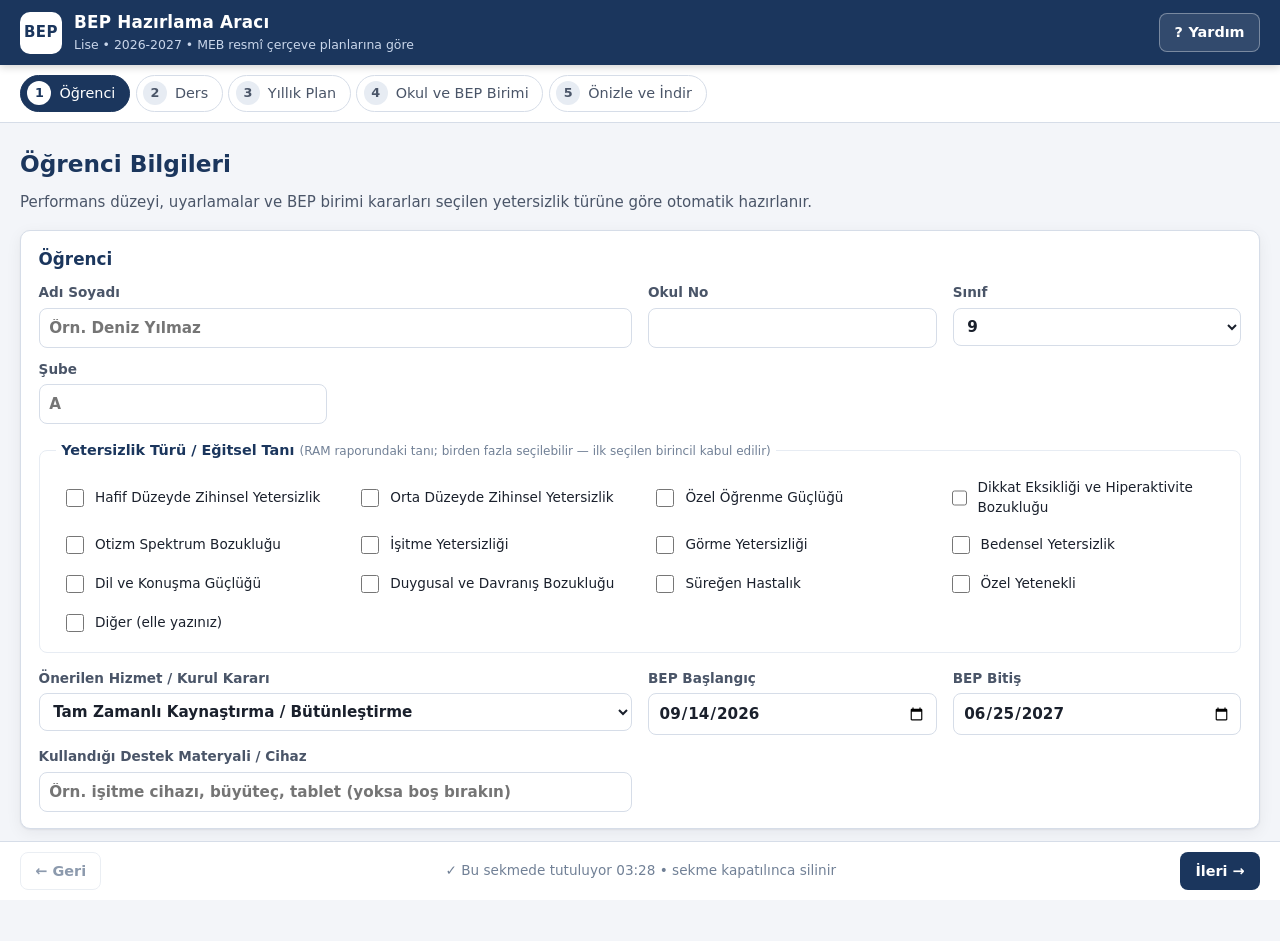
<file: index.html>
<!doctype html>
<html lang="tr">
<head>
<meta charset="utf-8">
<meta name="viewport" content="width=device-width, initial-scale=1">
<title>BEP Hazırlama Aracı – Lise (2026-2027)</title>
<link rel="stylesheet" href="src/css/app.css?v=ecfb51a5a3">
</head>
<body>
<!--GOVDE-BASI-->
<div class="sabit-ust">
<header class="ust-cubuk">
  <div class="marka">
    <span class="logo" aria-hidden="true">BEP</span>
    <div>
      <strong>BEP Hazırlama Aracı</strong>
      <small>Lise • <span id="egitimYiliEtiket">2026-2027</span> • MEB resmî çerçeve planlarına göre</small>
    </div>
  </div>
  <div class="ust-eylemler">
    <button type="button" id="btnYardim" class="dugme ikincil" title="Kullanım ve kaynaklar" aria-label="Yardım">?<span class="uzun"> Yardım</span></button>
  </div>
</header>

<nav class="adimlar" id="adimlar" aria-label="Adımlar">
  <button type="button" data-adim="1"><b>1</b><span>Öğrenci</span></button>
  <button type="button" data-adim="2"><b>2</b><span>Ders</span></button>
  <button type="button" data-adim="3"><b>3</b><span>Yıllık Plan</span></button>
  <button type="button" data-adim="4"><b>4</b><span>Okul ve BEP Birimi</span></button>
  <button type="button" data-adim="5"><b>5</b><span>Önizle ve İndir</span></button>
</nav>
</div>

<main id="icerik">
  <!-- ADIM 1 -->
  <section class="panel" data-panel="1">
    <div class="panel-baslik">
      <h1>Öğrenci Bilgileri</h1>
      <p>Performans düzeyi, uyarlamalar ve BEP birimi kararları seçilen yetersizlik türüne göre otomatik hazırlanır.</p>
    </div>
    <div class="kart">
      <h2>Öğrenci</h2>
      <div class="izgara">
        <label class="genis">Adı Soyadı<input data-alan="ogrenci.ad" placeholder="Örn. Deniz Yılmaz" autocomplete="off"></label>
        <label>Okul No<input data-alan="ogrenci.no" inputmode="numeric" autocomplete="off"></label>
        <label>Sınıf
          <select data-alan="ogrenci.sinif">
            <option value="H">Hazırlık</option><option value="9">9</option><option value="10">10</option><option value="11">11</option><option value="12">12</option>
          </select>
        </label>
        <label>Şube<input data-alan="ogrenci.sube" maxlength="4" placeholder="A" autocomplete="off"></label>
      </div>
      <fieldset class="yetersizlik">
        <legend>Yetersizlik Türü / Eğitsel Tanı <small>(RAM raporundaki tanı; birden fazla seçilebilir — ilk seçilen birincil kabul edilir)</small></legend>
        <div id="yetersizlikListesi" class="secim-izgarasi"></div>
        <label id="yetersizlikDigerKutu" hidden>Diğer tanı<input data-alan="ogrenci.yetersizlikMetni" autocomplete="off"></label>
      </fieldset>
      <div class="izgara">
        <label class="genis">Önerilen Hizmet / Kurul Kararı
          <select data-alan="ogrenci.hizmet">
            <option>Tam Zamanlı Kaynaştırma / Bütünleştirme</option>
            <option>Yarı Zamanlı Kaynaştırma / Bütünleştirme (Özel Eğitim Sınıfı)</option>
            <option>Tam Zamanlı Kaynaştırma / Bütünleştirme + Destek Eğitim Odası</option>
            <option>Evde / Hastanede Eğitim</option>
          </select>
        </label>
        <label>BEP Başlangıç<input type="date" data-alan="ogrenci.bepBaslangic" autocomplete="off"></label>
        <label>BEP Bitiş<input type="date" data-alan="ogrenci.bepBitis" autocomplete="off"></label>
        <label class="genis">Kullandığı Destek Materyali / Cihaz<input data-alan="ogrenci.cihaz" placeholder="Örn. işitme cihazı, büyüteç, tablet (yoksa boş bırakın)" autocomplete="off"></label>
      </div>
    </div>
  </section>

  <!-- ADIM 2 -->
  <section class="panel" data-panel="2" hidden>
    <div class="panel-baslik">
      <h1>Ders ve Plan Kaynağı</h1>
      <p>Haftalık konu ve öğrenme çıktıları, MEB’in 2026-2027 resmî çerçeve yıllık planlarından otomatik gelir.</p>
    </div>
    <div class="kart">
      <div class="izgara">
        <label>Okul Türü
          <select data-alan="okul.tur">
            <option value="anadolu">Anadolu Lisesi</option>
            <option value="mtal">Mesleki ve Teknik Anadolu Lisesi</option>
            <option value="fen">Fen Lisesi</option>
            <option value="sosyal">Sosyal Bilimler Lisesi</option>
            <option value="aihl">Anadolu İmam Hatip Lisesi</option>
            <option value="diger">Diğer (Güzel Sanatlar, Spor, Çok Programlı vb.)</option>
          </select>
        </label>
        <label class="genis">Ders<select id="dersSec"></select></label>
        <label>Sınıf Düzeyi<select id="sinifSec"></select></label>
        <label class="genis">Plan kaynağı<select id="planSec"></select></label>
        <label>Haftalık Ders Saati<input type="number" min="1" max="40" data-alan="ders.saat" id="saatGir" autocomplete="off"></label>
        <label class="onay tam" id="hazirlikKutu" hidden><input type="checkbox" data-alan="okul.hazirlikSinifi"> Okulda hazırlık sınıfı var (İngilizce için “hazırlık sınıfı bulunan liseler” planı önerilir)</label>
      </div>
      <div id="sinifUyari" class="uyari-kutusu" hidden></div>
      <div id="saatUyari" class="uyari-kutusu" hidden></div>
      <div id="planBilgi" class="bilgi-kutusu"></div>
    </div>
    <div class="kart" id="ozelDersKart" hidden>
      <h2>Meslek Dersi / Listede Olmayan Ders</h2>
      <p class="aciklama">Mesleki ve Teknik Eğitim Genel Müdürlüğü meslek dersleri için haftalık çerçeve plan yayımlamaz; öğrenme birimleri ve kazanımlar <a href="https://meslek.meb.gov.tr/dersbilgi" target="_blank" rel="noopener">Ders Bilgi Formlarında (meslek.meb.gov.tr)</a> yer alır. Öğrenme birimlerini ve kazanımlarını buraya yazın/yapıştırın; araç bunları 36 haftaya ders saatlerine göre dağıtır.</p>
      <div class="izgara">
        <label class="genis">Dersin Adı<input data-alan="ders.ozel.ad" placeholder="Örn. Mesleki Gelişim Atölyesi" autocomplete="off"></label>
        <label>Sınıf<select data-alan="ders.ozel.sinif"><option value="9">9</option><option value="10">10</option><option value="11">11</option><option value="12">12</option></select></label>
      </div>
      <div id="ozelUniteler"></div>
      <button type="button" class="dugme ikincil kucuk" id="btnOzelUniteEkle">+ Öğrenme birimi / ünite ekle</button>
    </div>
  </section>

  <!-- ADIM 3 -->
  <section class="panel" data-panel="3" hidden>
    <div class="panel-baslik">
      <h1>Bireyselleştirilmiş Yıllık Plan</h1>
      <p>Plan; resmî takvim (37 hafta + tatiller), seçilen dersin resmî çerçeve planı ve öğrencinin tanısına göre otomatik üretilir. Tüm hücreler düzenlenebilir.</p>
    </div>
    <div class="kart ayarlar-kart">
      <div class="izgara">
        <label>Destek Düzeyi<select data-alan="ayarlar.destek" id="destekSec"></select></label>
        <label>KDA Ölçütü<select data-alan="ayarlar.olcut" id="olcutSec"></select></label>
      </div>
      <div id="otomatikAyarlar" class="bilgi-kutusu"></div>
      <div class="izgara">
        <div class="genis sinav-grup" role="group" aria-labelledby="sinavBaslik">
          <span class="etiket" id="sinavBaslik">BEP Yazılı Sınav Haftaları <small id="sinavAciklama">(dönem başına 2 sınav – OKY Md. 45/1-a)</small></span>
          <span class="sinav-girisleri" id="sinavHaftalari"></span>
        </div>
        <label class="onay"><input type="checkbox" data-alan="ayarlar.donemSayfa"> 2. dönemi yeni sayfada başlat</label>
      </div>
      <div class="eylem-satiri">
        <button type="button" class="dugme birincil" id="btnPlanOlustur">Planı Oluştur / Yenile</button>
        <span id="planDurum" class="durum-metni"></span>
      </div>
    </div>
    <div id="planUyari" class="uyari-kutusu" hidden></div>
    <div id="planTablosu" class="plan-duzenleyici"></div>
  </section>

  <!-- ADIM 4 -->
  <section class="panel" data-panel="4" hidden>
    <div class="panel-baslik">
      <h1>Okul ve BEP Geliştirme Birimi</h1>
      <p>Bilgiler yalnızca bu sekmede tutulur, hiçbir yere gönderilmez ve sekme kapatılınca silinir. Aynı oturumda “Sıradaki öğrenci için yeni BEP” ile devam ederseniz okul ve birim bilgileri korunur.</p>
    </div>
    <div class="kart">
      <h2>Okul Bilgileri</h2>
      <div class="izgara">
        <label>İl<input data-alan="okul.il" placeholder="Örn. Karaman" autocomplete="off"></label>
        <label>İlçe<input data-alan="okul.ilce" placeholder="Örn. Merkez" autocomplete="off"></label>
        <label class="genis">Okul Adı<input data-alan="okul.ad" placeholder="Örn. … Mesleki ve Teknik Anadolu Lisesi" autocomplete="off"></label>
        <label>Okul Müdürü<input data-alan="okul.mudur" placeholder="Adı Soyadı" autocomplete="off"></label>
      </div>
      <div class="bilgi-kutusu" id="ustBaslikOnizleme"></div>
      <details class="ek-ayar"><summary>Belge üst başlığını elle değiştir</summary>
        <label>2. satır (Valilik/Kaymakamlık)<input data-alan="okul.baslikSatiri2" placeholder="Boş bırakılırsa il/ilçeye göre otomatik yazılır" autocomplete="off"></label>
      </details>
    </div>

    <div class="kart">
      <h2>BEP Geliştirme Birimi ve Tasdik <small>(ÖEHY Md. 47)</small></h2>
      <div class="izgara">
        <label>BEP Birim Başkanı<input data-alan="kurul.baskan" placeholder="Adı Soyadı" autocomplete="off"></label>
        <label>Başkanın Unvanı<input data-alan="kurul.baskanUnvan" placeholder="Müdür Yardımcısı" autocomplete="off"></label>
        <label>Ders Öğretmeni<input data-alan="ders.ogretmen" placeholder="BEP hazırlanan dersin öğretmeni" autocomplete="off"></label>
        <label>Rehber Öğretmen / Psikolojik Danışman<input data-alan="kurul.rehberOgretmen" placeholder="Adı Soyadı" autocomplete="off"></label>
        <label>Sınıf Rehber Öğretmeni<input data-alan="kurul.sinifRehber" placeholder="Öğrencinin sınıf rehber öğretmeni" autocomplete="off"></label>
        <label>Öğrenci Velisi<input data-alan="kurul.veli" placeholder="Anne / Baba / Vasi" autocomplete="off"></label>
        <label>Birim Toplantı / İmza Tarihi<input type="date" data-alan="kurul.tarih" autocomplete="off"></label>
        <label>Uygulamaya Başlama Tarihi<input type="date" data-alan="tasdik.uygulamaTarihi" autocomplete="off"></label>
        <label>Müdür Onay Tarihi<input type="date" data-alan="tasdik.tarih" autocomplete="off"></label>
        <label class="onay tam"><input type="checkbox" data-alan="ayarlar.kvkkNotu"> Belgeye KVKK uyarı notunu ekle</label>
      </div>
      <p class="aciklama">Boş bırakılan ad ve tarihler belgede elle doldurulmak üzere noktalı satır olarak bırakılır. Veli ve sınıf rehber öğretmeni her öğrenci için ayrıca yazılır.</p>
    </div>
  </section>

  <!-- ADIM 5 -->
  <section class="panel" data-panel="5" hidden>
    <div class="panel-baslik">
      <h1>Önizle ve İndir</h1>
      <p>Word belgesi düzenlenebilir biçimde iner. PDF için “Yazdır” düğmesinden “PDF olarak kaydet”i seçin.</p>
    </div>
    <div class="indirme-cubugu">
      <button type="button" class="dugme birincil buyuk" id="btnWord">⬇ Word Belgesi İndir (.docx)</button>
      <button type="button" class="dugme ikincil buyuk" id="btnYazdir">🖨 Yazdır / PDF</button>
      <label class="olcek">Önizleme boyutu <input type="range" id="olcekAyar" min="35" max="100" value="60"></label>
    </div>
    <div id="kontrolListesi" class="kontrol-listesi"></div>
    <div class="kart bitis-kart">
      <h2>Bitirdiniz mi?</h2>
      <p class="aciklama">Bilgiler yalnızca bu sekmede tutulur ve sekme kapatılınca silinir. Word belgesini indirdikten sonra sıradaki öğrenciye geçebilir ya da bilgisayarı başkasına bırakmadan önce tüm bilgileri temizleyebilirsiniz.</p>
      <div class="eylem-satiri">
        <button type="button" class="dugme ikincil" id="btnYeniBep">Sıradaki öğrenci için yeni BEP</button>
        <button type="button" class="dugme tehlike-cizgi" id="btnTemizle">Tüm bilgileri temizle</button>
      </div>
    </div>
    <div id="onizleme" class="onizleme-kapsayici"></div>
  </section>
</main>

<footer class="alt-gezinme">
  <button type="button" class="dugme ikincil" id="btnGeri">← Geri</button>
  <span id="kayitDurumu" class="durum-metni" aria-live="polite"></span>
  <button type="button" class="dugme birincil" id="btnIleri">İleri →</button>
</footer>

<dialog id="yardimDiyalog" class="diyalog genis-diyalog">
  <form method="dialog">
    <div id="yardimIcerik"></div>
    <div class="diyalog-alt"><button class="dugme birincil" value="kapat">Kapat</button></div>
  </form>
</dialog>

<div id="bildirim" class="bildirim" role="status" aria-live="polite"></div>
<div id="yazdirma-alani"></div>
<!--GOVDE-SONU-->
<script src="data/dersler.js?v=ecfb51a5a3"></script>
<script src="src/js/kutuphane.js?v=ecfb51a5a3"></script>
<script src="src/js/takvim.js?v=ecfb51a5a3"></script>
<script src="src/js/uretici.js?v=ecfb51a5a3"></script>
<script src="src/js/zip.js?v=ecfb51a5a3"></script>
<script src="src/js/yazitipi.js?v=ecfb51a5a3"></script>
<script src="src/js/belge.js?v=ecfb51a5a3"></script>
<script src="src/js/docx.js?v=ecfb51a5a3"></script>
<script src="src/js/onizleme.js?v=ecfb51a5a3"></script>
<script src="src/js/app.js?v=ecfb51a5a3"></script>
</body>
</html>
</file>
<file: src/css/app.css>
/* BEP Hazırlama Aracı — Arayüz stilleri */
:root {
  --lacivert: #1b365d;
  --lacivert-2: #24487a;
  --mavi: #2b6cb0;
  --mavi-acik: #e8f0fb;
  --zemin: #f3f5f9;
  --kart: #ffffff;
  --cizgi: #d6dde8;
  --cizgi-2: #e7ecf3;
  --yazi: #1a202c;
  --yazi-2: #4a5568;
  --yazi-3: #718096;
  --yesil: #2f855a;
  --yesil-acik: #e6f4ec;
  --amber: #92400e;
  --amber-acik: #fef3c7;
  --kirmizi: #c53030;
  --kirmizi-acik: #fdecec;
  --golge: 0 1px 2px rgba(15, 23, 42, .06), 0 4px 16px rgba(15, 23, 42, .06);
  --yaricap: 10px;
  font-family: "Segoe UI", system-ui, -apple-system, "Helvetica Neue", Arial, sans-serif;
}
* { box-sizing: border-box; }
[hidden] { display: none !important; }
html, body { margin: 0; padding: 0; }
body { background: var(--zemin); color: var(--yazi); font-size: 15px; line-height: 1.45; padding-bottom: 76px; }
a { color: var(--mavi); }
h1, h2, h3 { margin: 0; color: var(--lacivert); }
h1 { font-size: 1.45rem; }
h2 { font-size: 1.05rem; margin-bottom: .75rem; }
h2 small, legend small, label small { color: var(--yazi-3); font-weight: 400; }

/* Üst çubuk */
.sabit-ust { position: sticky; top: 0; z-index: 30; }
.ust-cubuk { position: relative; display: flex; align-items: center; justify-content: space-between; gap: 1rem; flex-wrap: wrap;
  background: var(--lacivert); color: #fff; padding: .6rem 1.25rem; box-shadow: 0 2px 8px rgba(0,0,0,.18); }
.marka { display: flex; align-items: center; gap: .75rem; }
.marka strong { display: block; font-size: 1.05rem; letter-spacing: .2px; }
.marka small { color: #c9d6ea; font-size: .78rem; }
.logo { display: inline-grid; place-items: center; width: 42px; height: 42px; border-radius: 10px; background: #fff; color: var(--lacivert); font-weight: 800; letter-spacing: .5px; }
.ust-eylemler { display: flex; align-items: center; gap: .4rem; flex-wrap: wrap; }
.ust-eylemler .dugme.ikincil { background: rgba(255,255,255,.1); color: #fff; border-color: rgba(255,255,255,.35); }
.ust-eylemler .dugme.ikincil:hover { background: rgba(255,255,255,.2); }

/* Adımlar */
.adimlar { display: flex; gap: .35rem; padding: .6rem 1.25rem; background: #fff; border-bottom: 1px solid var(--cizgi); overflow-x: auto; }
.adimlar button { display: flex; align-items: center; gap: .5rem; border: 1px solid var(--cizgi); background: #fff; color: var(--yazi-2); border-radius: 999px; padding: .35rem .85rem .35rem .4rem; cursor: pointer; white-space: nowrap; font: inherit; font-size: .9rem; }
.adimlar button b { display: inline-grid; place-items: center; width: 24px; height: 24px; border-radius: 50%; background: var(--cizgi-2); color: var(--yazi-2); font-size: .8rem; }
.adimlar button.aktif { background: var(--lacivert); border-color: var(--lacivert); color: #fff; }
.adimlar button.aktif b { background: #fff; color: var(--lacivert); }
.adimlar button.tamam b { background: var(--yesil); color: #fff; }

main { max-width: 1280px; margin: 0 auto; padding: 1.25rem; }
.panel-baslik { display: flex; flex-wrap: wrap; align-items: flex-end; justify-content: space-between; gap: .5rem 1rem; margin: .25rem 0 1rem; }
.panel-baslik p { margin: .25rem 0 0; color: var(--yazi-2); flex-basis: 100%; order: 2; }
.panel-baslik h1 { order: 1; }
.panel-baslik .dugme { order: 1; }

.kart { background: var(--kart); border: 1px solid var(--cizgi); border-radius: var(--yaricap); padding: 1rem 1.1rem; box-shadow: var(--golge); margin-bottom: 1rem; }

/* Form */
.izgara { display: grid; grid-template-columns: repeat(4, minmax(0, 1fr)); gap: .75rem 1rem; }
.izgara .genis { grid-column: span 2; }
.izgara .tam { grid-column: 1 / -1; }
@media (max-width: 900px) { .izgara { grid-template-columns: repeat(2, minmax(0, 1fr)); } }
@media (max-width: 560px) { .izgara { grid-template-columns: 1fr; } .izgara .genis { grid-column: auto; } }
label, .sinav-grup { display: flex; flex-direction: column; gap: .3rem; font-size: .85rem; font-weight: 600; color: var(--yazi-2); }
label.onay { flex-direction: row; align-items: center; gap: .5rem; font-weight: 500; color: var(--yazi); }
input, select, textarea { font: inherit; font-size: .95rem; color: var(--yazi); background: #fff; border: 1px solid var(--cizgi); border-radius: 8px; padding: .5rem .6rem; width: 100%; min-width: 0; }
input[type=checkbox], input[type=radio] { width: 18px; height: 18px; accent-color: var(--lacivert); }
input[type=range] { padding: 0; }
textarea { resize: vertical; line-height: 1.45; }
input:focus, select:focus, textarea:focus, button:focus-visible { outline: 3px solid rgba(43,108,176,.35); outline-offset: 1px; border-color: var(--mavi); }
fieldset { border: 1px solid var(--cizgi-2); border-radius: 8px; margin: 1rem 0; padding: .75rem 1rem; }
legend { font-weight: 700; color: var(--lacivert); padding: 0 .35rem; font-size: .9rem; }
.secim-izgarasi { display: grid; grid-template-columns: repeat(auto-fill, minmax(250px, 1fr)); gap: .35rem .75rem; }
.secim-izgarasi label { flex-direction: row; align-items: center; font-weight: 500; color: var(--yazi); gap: .5rem; padding: .3rem .4rem; border-radius: 6px; }
.secim-izgarasi label:hover { background: var(--mavi-acik); }
.secim-izgarasi .sira { display: inline-grid; place-items: center; min-width: 20px; height: 20px; border-radius: 50%; background: var(--lacivert); color: #fff; font-size: .7rem; font-weight: 700; }

/* Düğmeler */
.dugme { display: inline-flex; align-items: center; justify-content: center; gap: .35rem; font: inherit; font-size: .9rem; font-weight: 600; border-radius: 8px; padding: .5rem .9rem; border: 1px solid transparent; cursor: pointer; text-decoration: none; transition: background .15s, box-shadow .15s; white-space: nowrap; }
.dugme.birincil { background: var(--lacivert); color: #fff; }
.dugme.birincil:hover { background: var(--lacivert-2); }
.dugme.ikincil { background: #fff; color: var(--lacivert); border-color: var(--cizgi); }
.dugme.ikincil:hover { background: var(--mavi-acik); }
.dugme.tehlike-cizgi { background: #fff; color: var(--kirmizi); border-color: #f2b8b8; }
.dugme.kucuk { padding: .3rem .6rem; font-size: .8rem; }
.dugme.buyuk { padding: .8rem 1.3rem; font-size: 1rem; }
.dugme:disabled { opacity: .5; cursor: not-allowed; }
.eylem-satiri { display: flex; align-items: center; gap: .75rem; flex-wrap: wrap; margin-top: .75rem; }

.bilgi-kutusu { margin-top: .75rem; background: var(--mavi-acik); border: 1px solid #c9dbf2; border-radius: 8px; padding: .65rem .8rem; font-size: .88rem; color: var(--lacivert); }
.bilgi-kutusu:empty { display: none; }
.bilgi-kutusu ul { margin: .35rem 0 0 1.1rem; padding: 0; }
.uyari-kutusu { margin: .75rem 0; background: var(--amber-acik); border: 1px solid #f6d77f; border-radius: 8px; padding: .65rem .8rem; color: var(--amber); font-size: .9rem; }
.hata-kutusu { background: var(--kirmizi-acik); border-color: #f2b8b8; color: var(--kirmizi); }
.aciklama { color: var(--yazi-2); font-size: .88rem; margin: .25rem 0 .75rem; }
.durum-metni { color: var(--yazi-3); font-size: .85rem; }
details.ek-ayar { margin-top: .6rem; font-size: .88rem; }
details.ek-ayar summary { cursor: pointer; color: var(--mavi); }
details.ek-ayar label { margin-top: .5rem; }


/* Plan düzenleyici */
.ayarlar-kart .izgara { align-items: end; }
.sinav-girisleri { display: flex; gap: .4rem 1rem; flex-wrap: wrap; }
.sinav-donem { display: inline-flex; align-items: center; gap: .35rem; }
.sinav-donem small { color: var(--yazi-3); font-weight: 500; white-space: nowrap; }
.sinav-girisleri input { width: 68px; }
.plan-duzenleyici { background: #fff; border: 1px solid var(--cizgi); border-radius: var(--yaricap); box-shadow: var(--golge); overflow: auto; max-height: 72vh; }
.plan-duzenleyici:empty { display: none; }
table.plan { border-collapse: separate; border-spacing: 0; width: 100%; min-width: 1150px; font-size: .82rem; }
table.plan thead th { position: sticky; top: 0; z-index: 2; background: var(--lacivert); color: #fff; text-align: left; padding: .45rem .5rem; font-size: .75rem; letter-spacing: .2px; }
table.plan td, table.plan tbody th { border-bottom: 1px solid var(--cizgi-2); border-right: 1px solid var(--cizgi-2); padding: .3rem; vertical-align: top; text-align: left; }
table.plan tr.ay-sonu td, table.plan tr.ay-sonu th { border-bottom: 3px solid var(--lacivert); }
table.plan .hafta-hucre { width: 98px; background: #f8fafc; font-weight: 700; color: var(--lacivert); font-size: .78rem; }
table.plan .hafta-hucre small { display: block; font-weight: 500; color: var(--yazi-2); }
table.plan .hafta-hucre .ay { display: inline-block; margin-bottom: .2rem; padding: 0 .35rem; border-radius: 4px; background: var(--mavi-acik); font-size: .68rem; }
table.plan .hafta-hucre .sinav-rozet { display: inline-block; margin-top: .25rem; background: #fde68a; color: #7c2d12; font-size: .65rem; padding: 0 .3rem; border-radius: 4px; }
table.plan textarea { font-size: .8rem; padding: .35rem .4rem; border-color: transparent; background: transparent; min-height: 64px; resize: vertical; border-radius: 6px; }
table.plan textarea:hover { border-color: var(--cizgi); background: #fff; }
table.plan textarea:focus { background: #fff; }
table.plan textarea.duzenlendi { background: #fffbea; border-color: #f6d77f; }
table.plan tr.tatil td { background: var(--amber-acik); color: var(--amber); font-weight: 700; text-align: center; padding: .5rem; }
table.plan tr.ozel .hafta-hucre { background: #eef6f1; }
table.plan tr.bep-disi td, table.plan tr.bep-disi .hafta-hucre { background: #f1f5f9; color: var(--yazi-3); }
table.plan .uda-kutu { display: block; margin-bottom: .35rem; padding: .3rem .35rem; border-left: 3px solid var(--mavi); background: var(--mavi-acik); border-radius: 6px; font-size: .74rem; color: var(--lacivert); }
table.plan .uda-kutu span { font-weight: 700; }
table.plan .uda-kutu textarea { margin-top: .15rem; min-height: 48px; font-style: italic; color: var(--lacivert); }
table.plan .kda-araclar { display: flex; gap: .3rem; margin-top: .2rem; }
table.plan .kda-araclar select { font-size: .74rem; padding: .2rem .3rem; border-radius: 6px; color: var(--yazi-2); }
.sutun-genislik-unite { width: 15%; } .sutun-genislik-kda { width: 30%; }

.sil-dugme { border: 1px solid var(--cizgi); background: #fff; color: var(--kirmizi); border-radius: 6px; cursor: pointer; height: 32px; font-size: 1rem; }
.ozel-unite { display: grid; grid-template-columns: 1fr 120px 34px; gap: .5rem; margin-bottom: .6rem; padding: .6rem; border: 1px solid var(--cizgi-2); border-radius: 8px; background: #fbfcfe; }
.ozel-unite textarea { grid-column: 1 / -1; }

/* Önizleme */
.indirme-cubugu { display: flex; align-items: center; gap: .75rem; flex-wrap: wrap; margin-bottom: 1rem; }
.indirme-cubugu .olcek { flex-direction: row; align-items: center; margin-left: auto; font-weight: 500; }
.indirme-cubugu .olcek input { width: 160px; }
.kontrol-listesi { display: grid; gap: .35rem; margin-bottom: 1rem; }
.kontrol-listesi:empty { display: none; }
.kontrol { display: flex; gap: .5rem; align-items: flex-start; padding: .45rem .7rem; border-radius: 8px; font-size: .88rem; }
.kontrol.tamam { background: var(--yesil-acik); color: var(--yesil); }
.kontrol.uyari { background: var(--amber-acik); color: var(--amber); }
.kontrol.hata { background: var(--kirmizi-acik); color: var(--kirmizi); }
.kontrol button { margin-left: auto; }
.onizleme-kapsayici { background: #e2e8f0; border-radius: var(--yaricap); padding: 1rem; overflow: auto; max-height: 80vh; }
.onizleme-kapsayici .sayfa { zoom: var(--olcek, .6); }

/* Alt gezinme */
.alt-gezinme { position: fixed; left: 0; right: 0; bottom: 0; z-index: 25; display: flex; justify-content: space-between; align-items: center; gap: 1rem; padding: .6rem 1.25rem; background: rgba(255,255,255,.96); border-top: 1px solid var(--cizgi); backdrop-filter: blur(4px); }

/* Diyaloglar ve bildirim */
.diyalog { border: none; border-radius: 12px; padding: 1.25rem 1.4rem; max-width: 760px; width: calc(100% - 2rem); box-shadow: 0 20px 60px rgba(0,0,0,.3); }
.diyalog.genis-diyalog { max-width: 980px; }
.diyalog::backdrop { background: rgba(15,23,42,.45); }
.diyalog-alt { display: flex; justify-content: flex-end; gap: .5rem; margin-top: 1rem; }
.bildirim { position: fixed; right: 1rem; bottom: 84px; z-index: 50; display: grid; gap: .5rem; }
.bildirim div { background: var(--lacivert); color: #fff; padding: .6rem .9rem; border-radius: 8px; box-shadow: var(--golge); font-size: .9rem; max-width: 380px; animation: gir .2s ease-out; }
.bildirim div.hata { background: var(--kirmizi); }
@keyframes gir { from { transform: translateY(8px); opacity: 0; } to { transform: none; opacity: 1; } }
#yardimIcerik h2 { margin-top: 1rem; }
#yardimIcerik li { margin-bottom: .3rem; }
#yazdirma-alani { display: none; }

/* Telefon: sabit başlık ve alt çubuk ekranın az yerini kaplasın */
.kisa { display: none; }
@media (max-width: 560px) {
  .uzun { display: none; }
  .kisa { display: inline; }
  body { padding-bottom: 64px; }
  .ust-cubuk { flex-wrap: nowrap; gap: .5rem; padding: .4rem .75rem; }
  .logo { width: 32px; height: 32px; border-radius: 8px; font-size: .72rem; }
  .marka { gap: .5rem; }
  .marka strong { font-size: .95rem; }
  .marka small { display: none; }
  .ust-eylemler .dugme { padding: .3rem .65rem; }
  .adimlar { gap: .25rem; padding: .4rem .75rem; }
  .adimlar button { padding: .25rem; font-size: .85rem; }
  .adimlar button:not(.aktif) span { display: none; }
  .adimlar button.aktif { padding-right: .7rem; }
  main { padding: .75rem; }
  h1 { font-size: 1.2rem; }
  .kart { padding: .8rem .85rem; }
  .alt-gezinme { gap: .5rem; padding: .45rem .75rem; }
  .alt-gezinme .dugme { padding: .45rem .75rem; }
  .alt-gezinme .durum-metni { font-size: .78rem; text-align: center; }
  .bildirim { left: .75rem; right: .75rem; bottom: 64px; }
  .bildirim div { max-width: none; }
  .sinav-girisleri input { width: 100%; }
}

@media print {
  body { background: #fff; padding: 0; }
  .ust-cubuk, .adimlar, main, .alt-gezinme, .bildirim, dialog { display: none !important; }
  #yazdirma-alani { display: block !important; }
}
</file>
